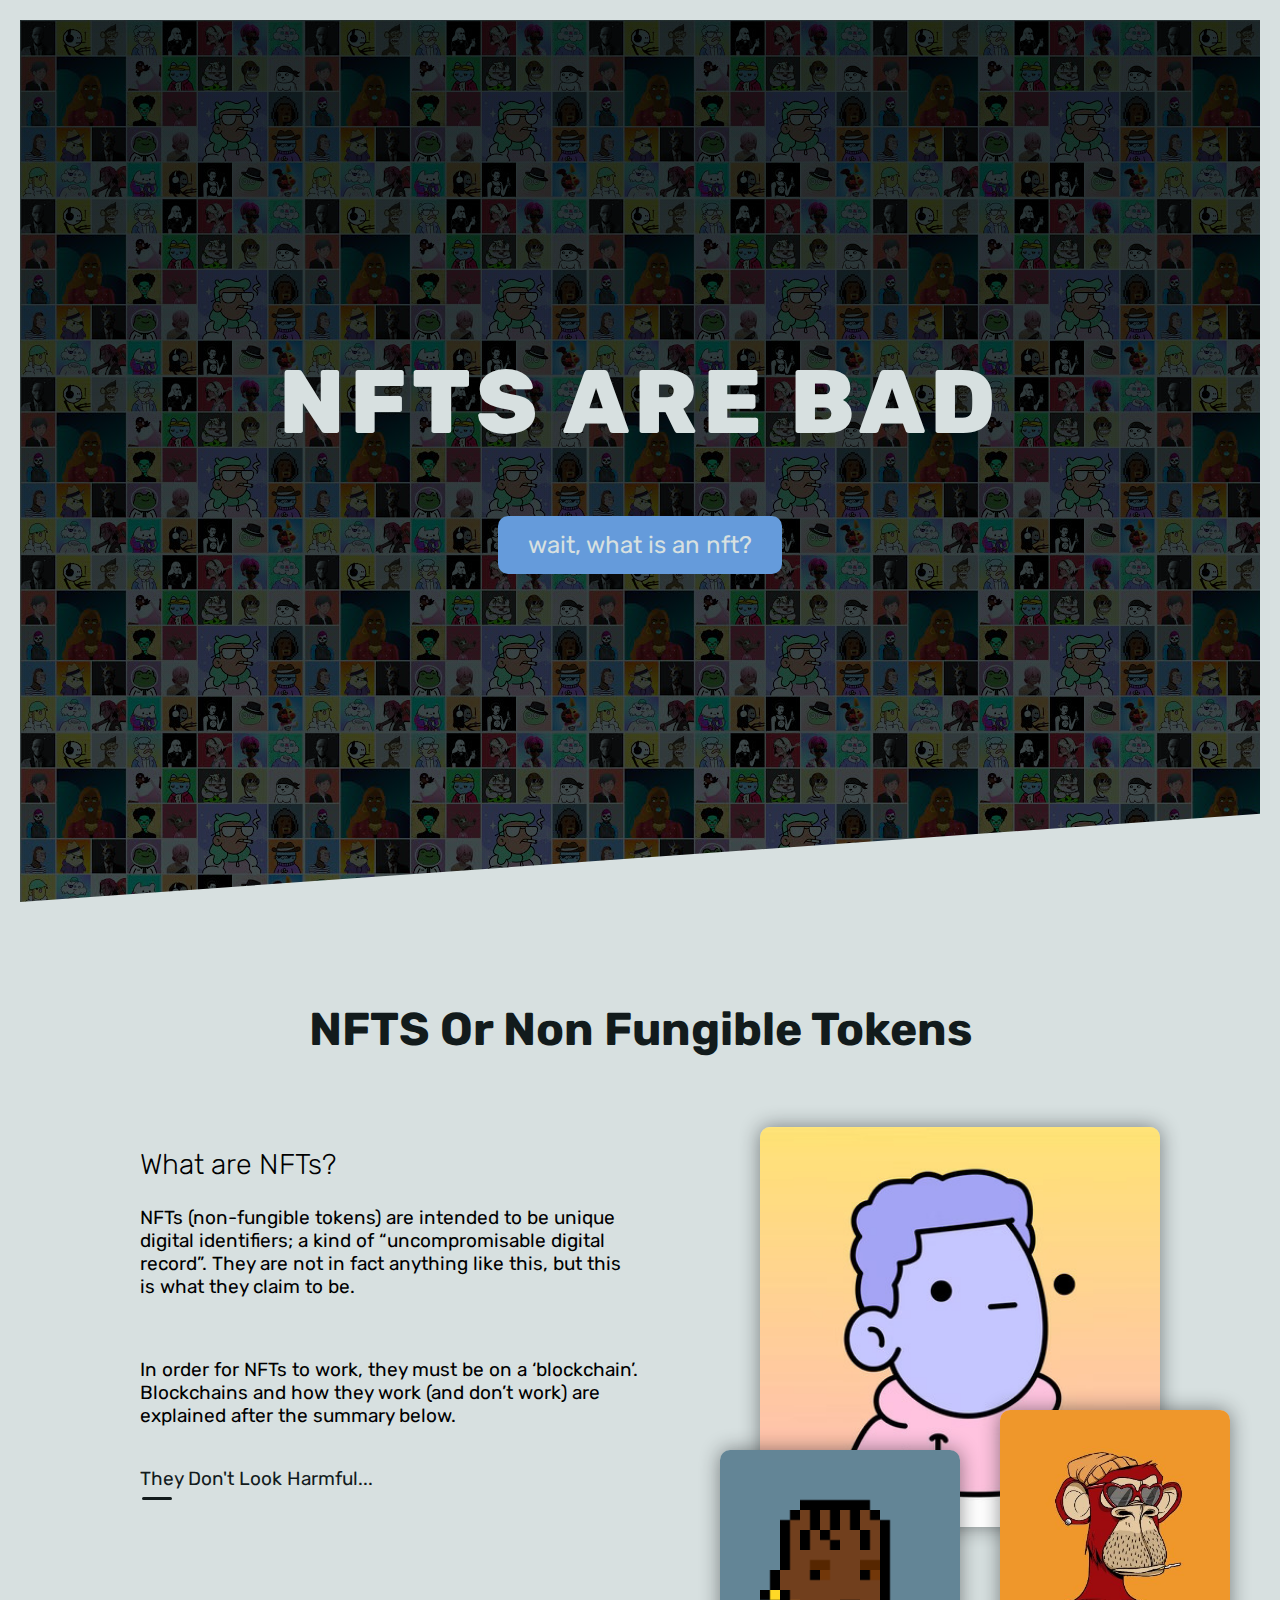
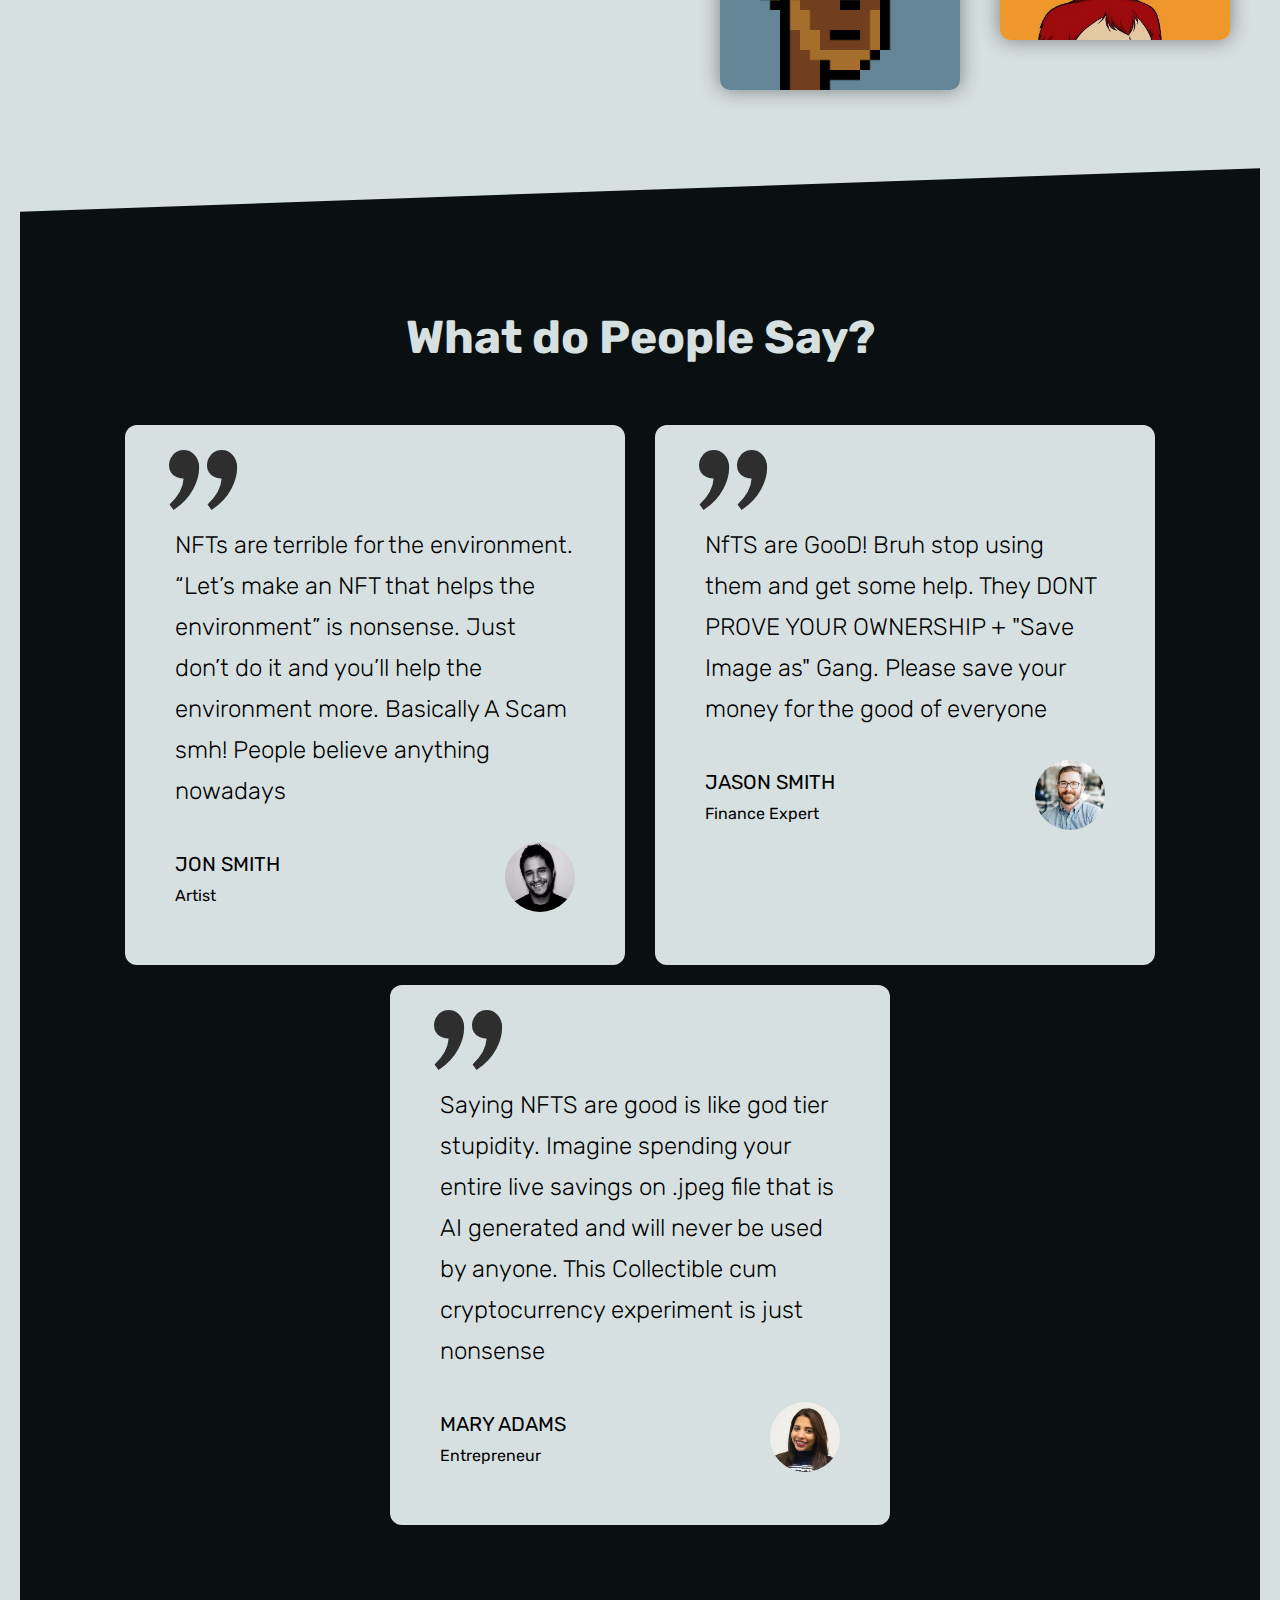
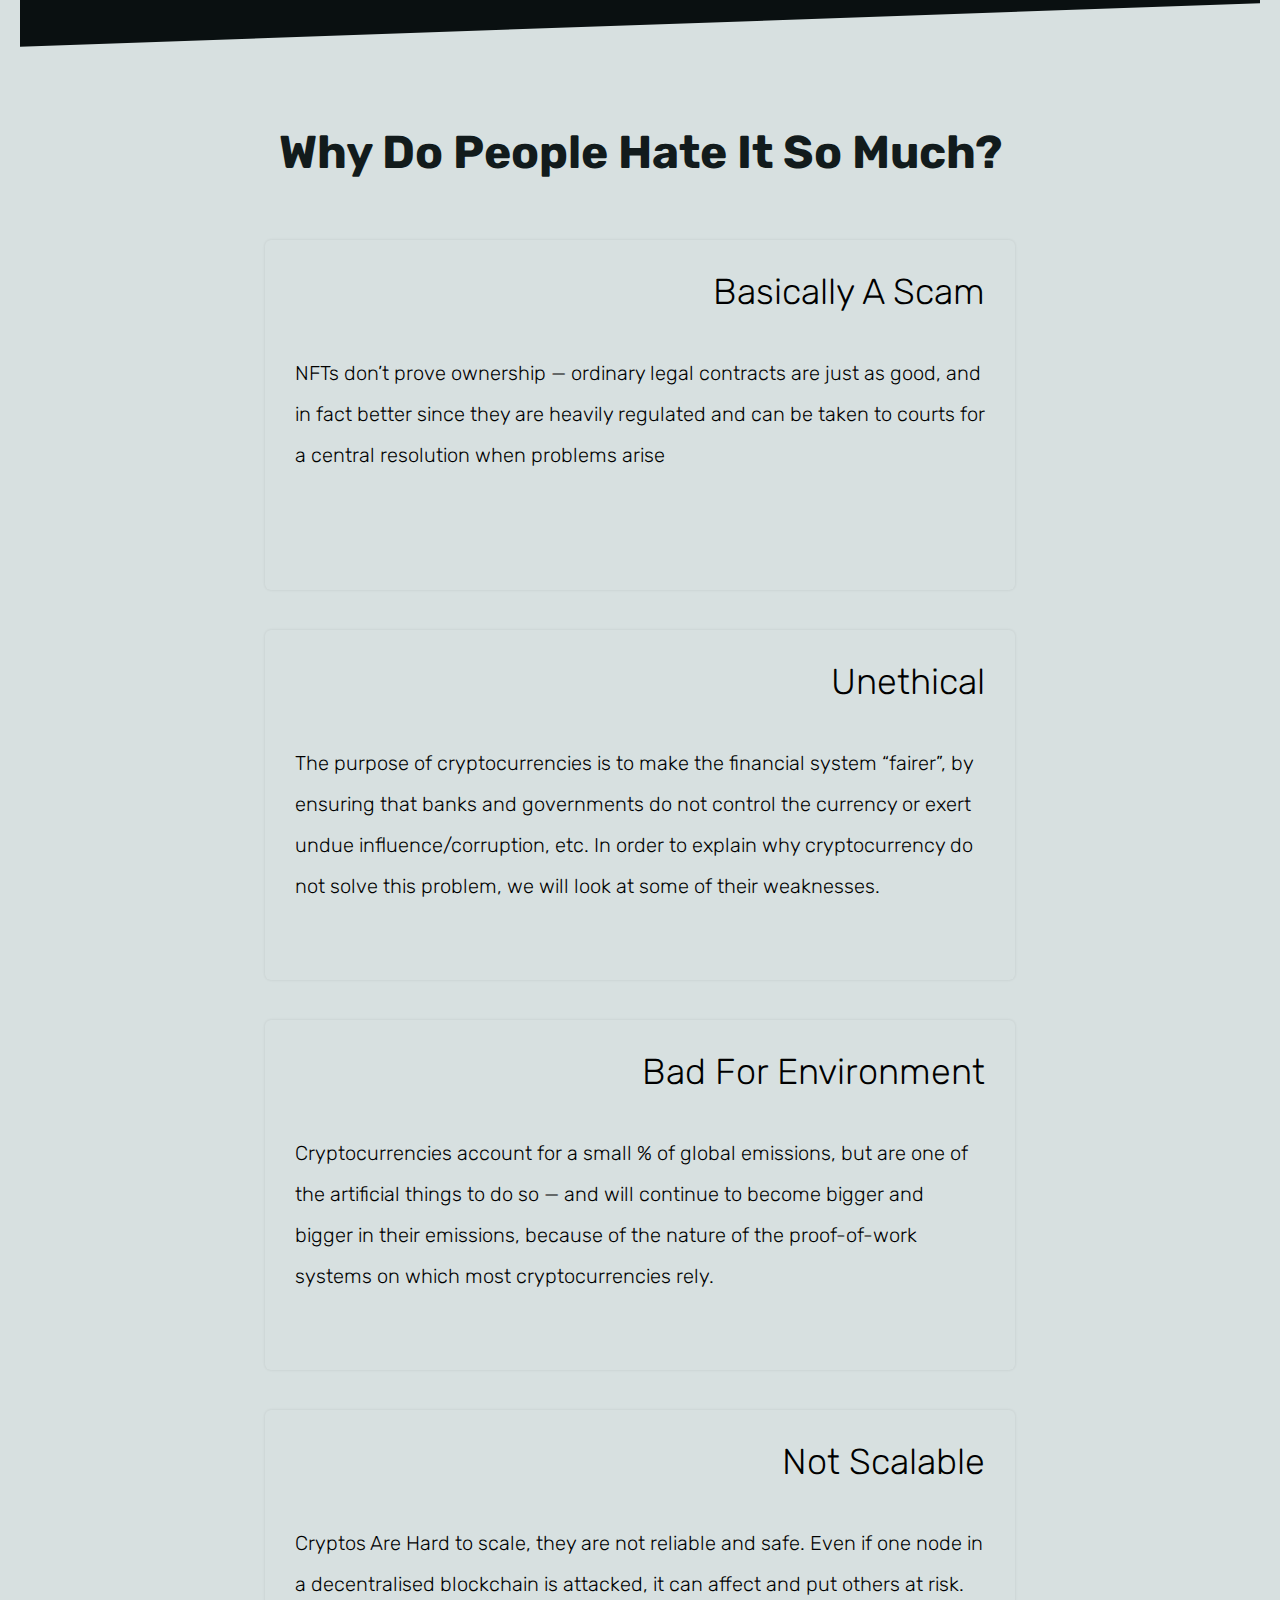
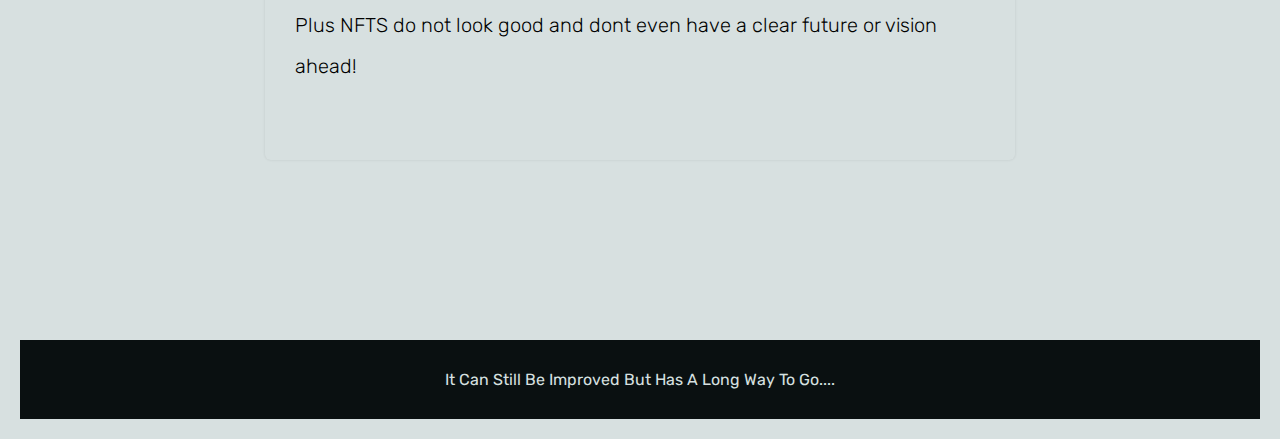
<file: index.html>
<!DOCTYPE html>
<html lang="en">
<head>
  <meta charset="UTF-8">
  <meta http-equiv="X-UA-Compatible" content="IE=edge">
  <meta name="viewport" content="width=device-width, initial-scale=1.0">
  <title>NFTS are cringe</title>
  <link rel="stylesheet" href="https://cdnjs.cloudflare.com/ajax/libs/font-awesome/6.1.1/css/all.min.css" integrity="sha512-KfkfwYDsLkIlwQp6LFnl8zNdLGxu9YAA1QvwINks4PhcElQSvqcyVLLD9aMhXd13uQjoXtEKNosOWaZqXgel0g==" crossorigin="anonymous" referrerpolicy="no-referrer" />
  <link rel="stylesheet" href="./styles/index.css">
</head>
<body class="wrapper">
  <main class="header">
      <div class="header-primary">NFTS ARE BAD</div>
      <a href="#nft" class="header-button">wait, what is an nft?</a>
  </main>
  <main class="section" id="nft">
      <div class="heading">NFTS Or Non Fungible Tokens</div>
      <div class="section-content">
        <div class="section-text-content">
        <p class="section-text">
            <h2 class="section-text-heading">What are NFTs?</h2>
            <p>NFTs (non-fungible tokens) are intended to be unique digital identifiers; a kind of “uncompromisable digital record”. They are not in fact anything like this, but this is what they claim to be.</p>
       </p>
        <p class="section-text">
            <p>In order for NFTs to work, they must be on a ‘blockchain’. Blockchains and how they work (and don’t work) are explained after the summary below.</p>
       </p>
       <a href="#reviews" class="link">They Don't Look Harmful...</a>
        </div>
        <div class="image-collage">
          <img src="./assests/nft3.jpg" alt="nft" class="img1 collage-img relative">
          <img src="./assests/nft1.png" alt="nft" class="img2 collage-img">
          <img src="./assests/nft2.png" alt="nft" class="img3 collage-img">
        </div>
      </div>
  </main>

  <main class="section negative">
    <div class="negative-content" id="reviews">
      <div class="heading heading-white heading-negative">What do People Say?</div>
      <div class="review-section">
        <div class="review">
          <div class="review-content">
            <div class="review-text">
              <p class="r-text">NFTs are terrible for the environment. “Let’s make an NFT that helps the environment” is nonsense. Just don’t do it and you’ll help the environment more. Basically A Scam smh! People believe anything nowadays</p>
            </div>

            <div class="review-info">
              <div class="review-person-info">
                <p class="review-name">JON SMITH</p>
                <p class="review-job">Artist</p>
              </div>

              <div class="review-pic">
                <img src="./assests/user1.jpg" alt="user shud be here" class="review-pfp">
              </div>
            </div>
          </div>
        </div>


        <div class="review">
          <div class="review-content">
            <div class="review-text">
              <p class="r-text">NfTS are GooD! Bruh stop using them and get some help. They DONT PROVE YOUR OWNERSHIP + "Save Image as" Gang. Please save your money for the good of everyone</p>
            </div>

            <div class="review-info">
              <div class="review-person-info">
                <p class="review-name">JASON SMITH</p>
                <p class="review-job">Finance Expert</p>
              </div>

              <div class="review-pic">
                <img src="./assests/user2.jpg" alt="user shud be here" class="review-pfp">
              </div>
            </div>
          </div>
        </div>


        <div class="review">
          <div class="review-content">
            <div class="review-text">
              <p class="r-text">Saying NFTS are good is like god tier stupidity. Imagine spending your entire live savings on .jpeg file that is AI generated and will never be used by anyone. This Collectible cum cryptocurrency experiment is just nonsense</p>
            </div>

            <div class="review-info">
              <div class="review-person-info">
                <p class="review-name">MARY ADAMS</p>
                <p class="review-job">Entrepreneur</p>
              </div>

              <div class="review-pic">
                <img src="./assests/user3.jpg" alt="user shud be here" class="review-pfp">
              </div>
            </div>
          </div>
        </div>

        </div>
      </div>
    </div>
  </main>

  <main class="section reason-sec">
      <div class="heading">Why Do People Hate It So Much?</div>
      <div class="reasons">
        <div class="reason">
            <div class="reason-top">
              <div class="reason-iconbox">
                <i class="fa-solid fa-skull reason-icon red-dark"></i>
              </div>
              <h2 class="reason-title">Basically A Scam</h2>
            </div>
            <div class="reason-bottom">
              <p class="reason-text">
              NFTs don’t prove ownership — ordinary legal contracts are just as good, and in fact better since they are heavily regulated and can be taken to courts for a central resolution when problems arise
              </p>
            </div>
        </div>
        <div class="reason">

            <div class="reason-top">
              <div class="reason-iconbox">
                <i class="fa-solid fa-user-group reason-icon blue-dark"></i>
              </div>
              <h2 class="reason-title">Unethical</h2>
            </div>
            <div class="reason-bottom">
              <p class="reason-text">
              The purpose of cryptocurrencies is to make the financial system “fairer”, by ensuring that banks and governments do not control the currency or exert undue influence/corruption, etc. In order to explain why cryptocurrency do not solve this problem, we will look at some of their weaknesses.
              </p>
            </div>
        </div>
        <div class="reason">
            <div class="reason-top">
              <div class="reason-iconbox">
                <i class="fa-solid fa-earth-asia reason-icon green-dark"></i>
              </div>
              <h2 class="reason-title">Bad For Environment</h2>
            </div>
            <div class="reason-bottom">
              <p class="reason-text">
                Cryptocurrencies account for a small % of global emissions, but are one of the artificial things to do so — and will continue to become bigger and bigger in their emissions, because of the nature of the proof-of-work systems on which most cryptocurrencies rely.
              </p>
            </div>

        </div>
        <div class="reason">

            <div class="reason-top">
              <div class="reason-iconbox">
                <i class="fa-solid fa-scale-unbalanced reason-icon yellow-dark"></i>
              </div>
              <h2 class="reason-title">Not Scalable</h2>
            </div>
            <div class="reason-bottom">
              <p class="reason-text">
              Cryptos Are Hard to scale, they are not reliable and safe. Even if one node in a decentralised blockchain is attacked, it can affect and put others at risk. Plus NFTS do not look good and dont even have a clear future or vision ahead!
              </p>
            </div>
        </div>
  </main>
  <main class="below">
    <a href="https://www.youtube.com/watch?v=xvFZjo5PgG0" class="nexpage">It Can Still Be Improved But Has A Long Way To Go....</a>
  </main>
</body>
</html>
</file>
<file: styles/index.css>
@import url('https://fonts.googleapis.com/css2?family=BIZ+UDMincho&display=swap');
@import url('https://fonts.googleapis.com/css2?family=Rubik:ital,wght@0,100;0,200;0,300;0,400;0,500;0,600;0,800;1,700&display=swap');

:root {
  --bg-color: #0a1011;
  --fg-color: #d7e0e0;
  --red: #df5b61;
  --green: #6ec587;
  --yellow: #deb26a;
  --blue: #659bdb;
  --magenta: #c167d9;
  --cyan: #6fd1d5;
  --black: #121b1c;
  --white: #c5d7d7;
}



* {
  font-family: "Rubik", sans-serif;
  padding: 0;
  margin: 0;
  box-sizing: border-box;
}



html {
  font-size: 62.5%;
  scroll-behavior: smooth;
}

body {
  padding: 2rem;
  background-color: var(--fg-color);
}

.header {
  position: relative;
  height: 98vh;
  display: flex;
  flex-direction: column;
  align-items: center;
  justify-content: center;
  gap: 6rem;
  background-image: url("../assests/background.jpg"), linear-gradient(to bottom, #0a1011ee, #0a1011cc);
  background-blend-mode: overlay;
  clip-path: polygon(0 0, 100% 0%, 100% 90%, 0% 100%);
}

a,
a:link,
a:visited {
  text-decoration: none;
  color: var(--fg-color);
}

.header-primary {
  text-align: center;
  font-weight: 800;
  font-size: 9rem;
  letter-spacing: .5rem;
  color: var(--fg-color);
}

.header-button,
.header-button:visited,
.header-button:link {
  background-color: var(--blue);
  padding: 1.5rem 3rem;
  font-size: 2.4rem;
  color: var(--fg-color);
  text-decoration: none;
  border-radius: 10px;
  z-index: 3;
}


.section {
  padding: 10rem;
}

.heading {
  font-size: 4.6rem;
  text-align: center;
  color: var(--black);
  font-weight: 700;
  margin-bottom: 6rem;
}

.section-content {
  width: 100%;
  display: flex;
  justify-content: center;
  gap: 10rem;
}

@media only screen and (max-width: 1200px) {
  .section-content {
    flex-direction: column-reverse;
    align-items: center;
    text-align: center;
  }
}

.image-collage {
  padding: 1rem;
  width: 40rem;
  position: relative;
  margin-bottom: 15rem;
}

.collage-img {
  height: 40rem;
  position: absolute;
  border-radius: 10px;
  transition: .4s;
  box-shadow: 0 0 2rem #0a101177;
}

@media only screen and (max-width: 1200px) {
  .image-collage {
    margin-bottom: 8rem;
  }
}

@media only screen and (max-width: 654px) {
  .image-collage {
    margin-bottom: 3rem;
  }
}

.img2 {
  z-index: 3;
  height: 24rem;
  left: -3rem;
  bottom: -15rem;
}

.img3 {
  z-index: 2;
  height: 23rem;
  right: -8rem;
  bottom: -10rem;
}

@media only screen and (max-width: 654px) {
  .collage-img {
    height: 32rem;
  }

  .img3 {
    height: 15rem;
    bottom: -5rem;
    right: -4rem;
  }

  .img2 {
    height: 16rem;
    bottom: -5rem;
  }
}

@media only screen and (max-width: 1504px) {
  .section-text-content {
    font-size: 1.6rem;
  }
}

.collage-img:hover {
  z-index: 40;
  transform: scale(1.1);
  outline: 7px solid var(--blue);
  outline-offset: .7rem;
  box-shadow: 0 0 1rem #0a101122;
}

.relative {
  position: relative !important;
}

.section-text-content {
  display: flex;
  flex-direction: column;
  gap: 2rem;
  padding: 1rem;
  font-size: 2.1rem;
  font-weight: 400;
  width: 50%;
}

@media only screen and (max-width: 1200px) {
  .section-text-content {
    width: 78%;
  }
}

@media only screen and (max-width: 750px) {
  .section-text-content {
    width: 100%;
  }
}

@media only screen and (max-width: 1504px) {
  .section-text-content {
    font-size: 1.9rem;
  }
}

.section-text {
  color: var(--black);
}

.section-text-heading {
  font-weight: 300;
  margin-bottom: 1rem;
}

@media only screen and (max-width: 1504px) {
  .section-text-heading {
    margin-bottom: .5rem;
  }
}

.negative {
  background-color: var(--bg-color);
  transform: skewY(-2deg);
}

.negative-content {
  transform: skewY(2deg);
}

.heading-white {
  color: var(--fg-color);
}

.heading-negative {
  margin-top: 2rem;
}

.link:link,
.link:visited,
.link {
  display: block;
  color: var(--black);
  position: relative;
}

.link::after {
  content: '';
  width: 3rem;
  height: .3rem;
  border-radius: 4px;
  background-color: var(--black);
  position: absolute;
  bottom: -1rem;
  left: .2rem;
  transition: .3s;
}

.link:hover::after {
  width: 17rem;
}

.review {
  background-color: var(--fg-color);
  padding: 5rem;
  border-radius: 12px;
  width: 50rem;
}

.review-content {
  display: flex;
  flex-direction: column;
}

.review-text {
  position: relative;
  margin-top: 5rem;
  font-size: 2.4rem;
  font-weight: 300;
  line-height: 4.1rem;
}

.review-text::before {
  content: "\0022";
  font-size: 20rem;
  position: absolute;
  left: -2rem;
  color: #2e2e2e;
  font-family: 'BIZ UDMincho', serif;
}

.review-pfp {
  height: 7rem;
  border-radius: 50%;
}

.review-info {
  display: flex;
  flex-direction: row;
  margin-top: 3rem;
  justify-content: space-between;
  align-items: center;
}

.review-name {
  font-size: 2rem;
  margin-bottom: 1rem;
}

.review-job {
  font-size: 1.6rem;
}

.review-section {
  display: flex;
  justify-content: space-around;
  flex-wrap: wrap;
  gap: 2rem;
}

.reason {
  width: 75rem;
  height: 35rem;
  padding: 3rem;
  border-radius: 6px;
  display: flex;
  flex-direction: column;
  box-shadow: 0rem 0rem .3rem rgba(0, 0, 0, 0.1);
}

.reasons {
  display: flex;
  flex-wrap: wrap;
  justify-content: center;
  gap: 4rem;

}

.reason-icon {
  font-size: 8rem;
}

.reason-top {
  display: flex;
  justify-content: space-between;
  align-items: center;
  margin-bottom: 4rem;
}

.reason-title {
  font-size: 3.6rem;
  font-weight: 200;
}

.reason-text {
  font-size: 2rem;
  font-weight: 300;
  line-height: 4.1rem;
}

.green-dark {
  color: #346341;
}

.red-dark {
  color: #a8383d;
}

.blue-dark {
  color: #436ea3;
}

.yellow-dark {
  color: #916c30;
}

.reason-sec {
  margin-bottom: 8rem;
}

.below {
  text-align: center;
  padding: 3rem;
  background-color: var(--bg-color);
  font-size: 1.6rem;
}

/* MEDIA QUERIES */

@media screen and (max-width: 650px) {

  .reason-text {
    font-size: 1.5rem;
    line-height: 3rem;
  }

  .reason-icon {
    font-size: 4rem;
    margin-right: 1rem;
  }

  .reason-title {
    font-size: 2.5rem;
  }

  .reason { 
    height: 45rem;
  }

  .image-collage {
    padding: .5rem;
    width: 25rem;
  }

  .collage-img {
    height: 25rem;
  }

  .img2 {
    height: 14.375rem;
  }

  .img3 {
    height: 14.375rem;
    bottom: -10rem;
  }
}
</file>
